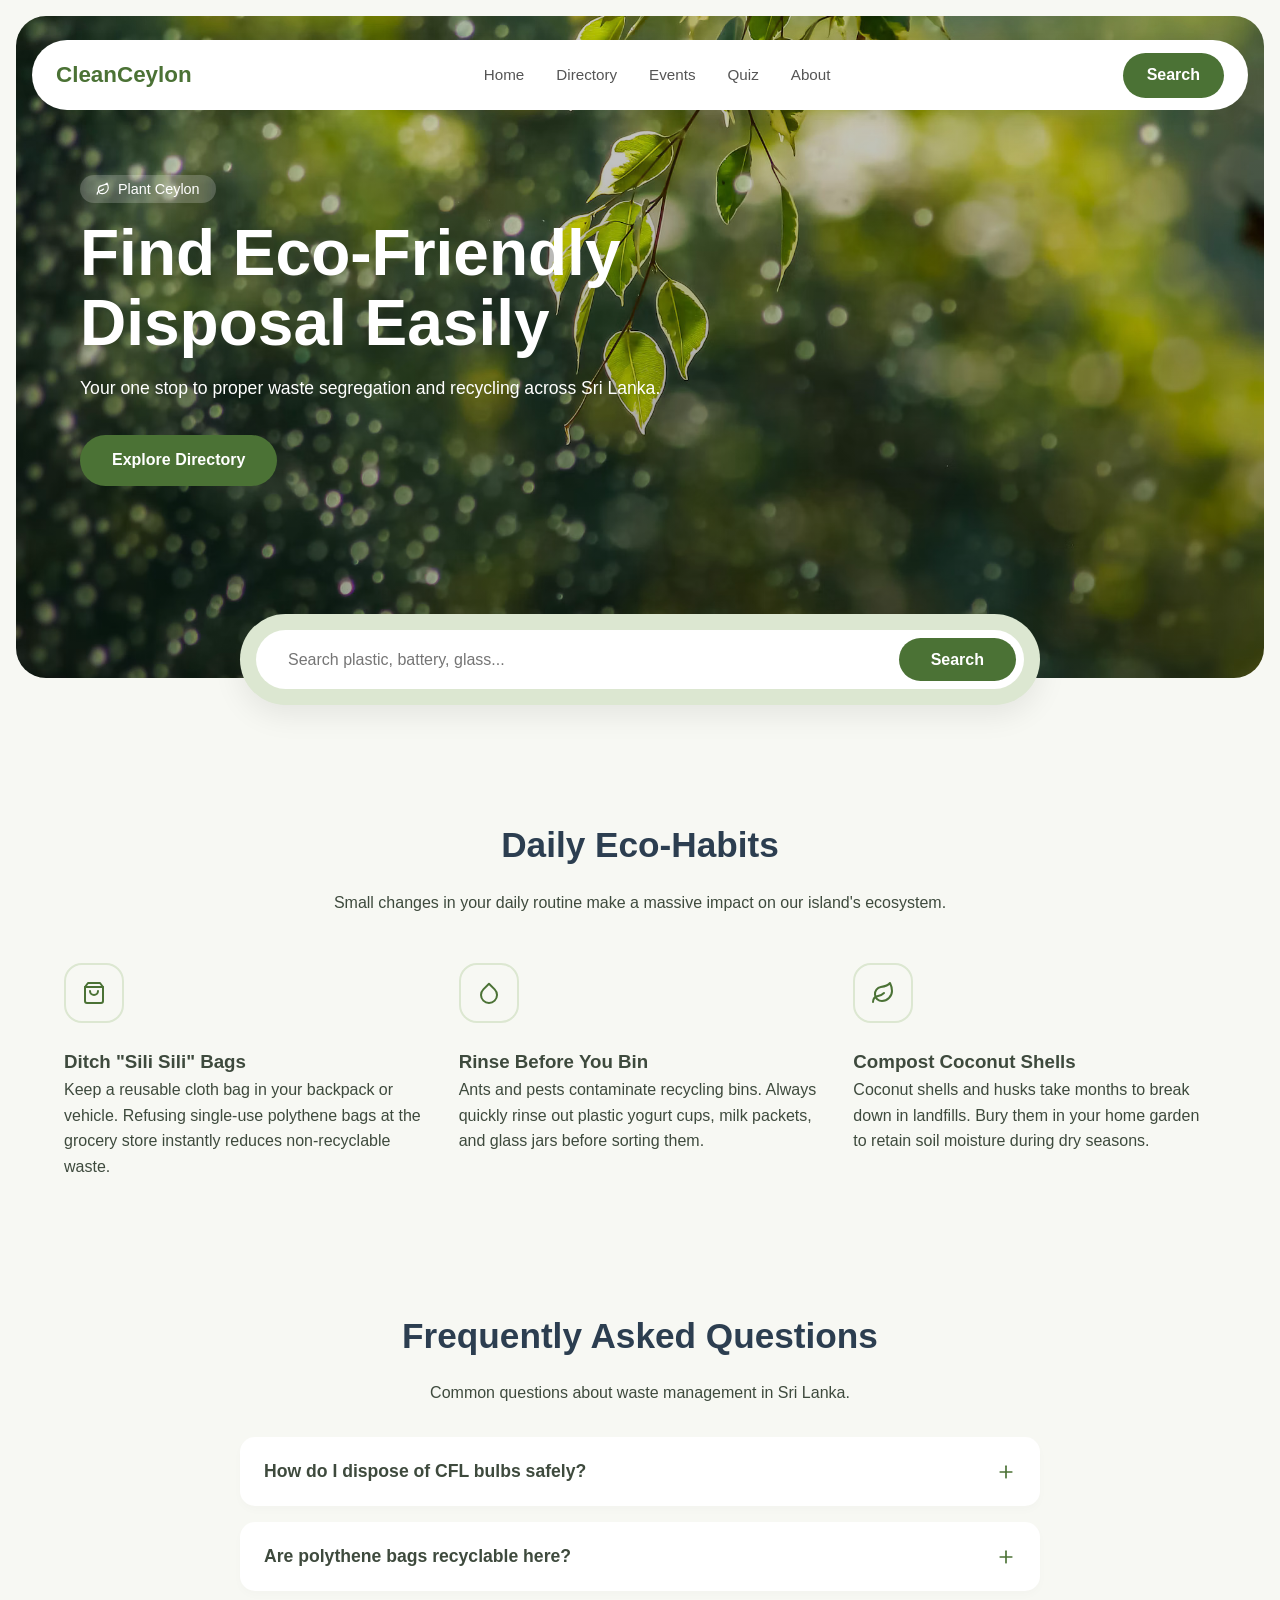
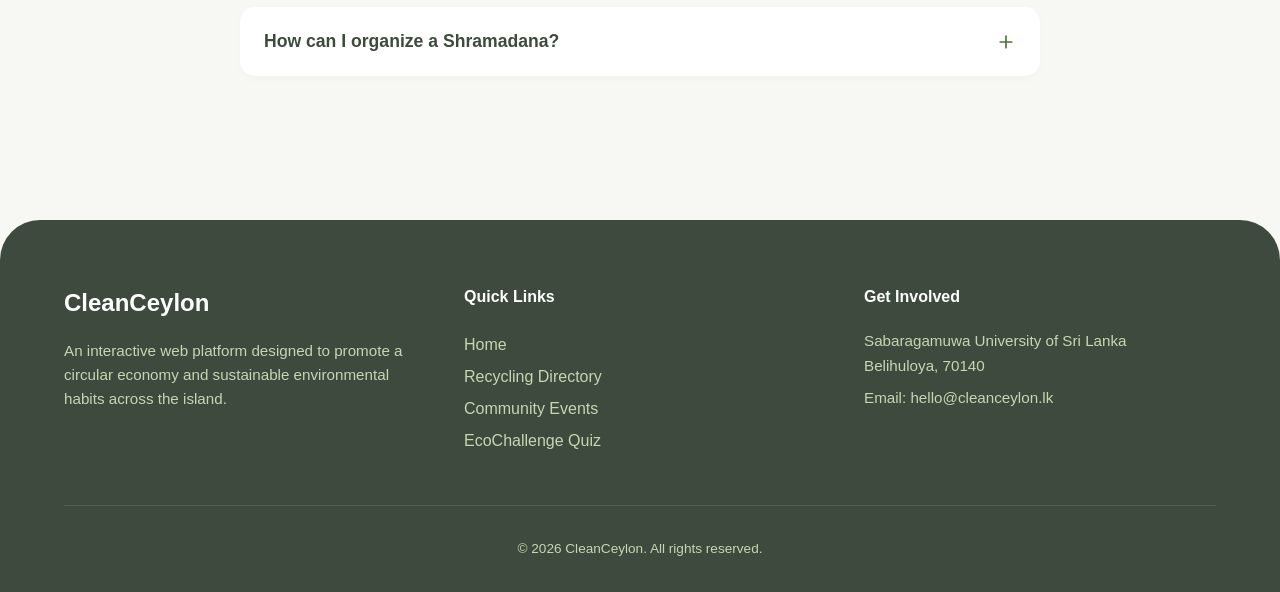
<file: index.html>
<!DOCTYPE html>
<html lang="en">

<head>
    <meta charset="UTF-8">
    <meta name="viewport" content="width=device-width, initial-scale=1.0">
    <title>CleanCeylon | Eco-Friendly Waste Guide</title>
    <link rel="stylesheet" href="css/style.css">
</head>

<body>
    <!-- Global Header -->
    <header class="header-container">
        <nav class="navbar">
            <div class="logo">CleanCeylon</div>
            <ul class="nav-links">
                <li><a href="index.html">Home</a></li>
                <li><a href="directory.html">Directory</a></li>
                <li><a href="events.html">Events</a></li>
                <li><a href="quiz.html">Quiz</a></li>
                <li><a href="about.html">About</a></li>
            </ul>
            <a href="index.html#ecofinder" class="btn nav-btn">Search</a>
        </nav>
    </header>

    <main>
        <!-- Hero Section -->
        <section id="home" class="hero">
            <div class="hero-content">
                <span class="badge">
                    <svg width="14" height="14" viewBox="0 0 24 24" fill="none" stroke="currentColor" stroke-width="2"
                        stroke-linecap="round" stroke-linejoin="round"
                        style="vertical-align: middle; margin-right: 4px; margin-top: -2px;">
                        <path d="M11 20A7 7 0 0 1 9.8 6.1C15.5 5 17 4.48 19 2c1 2 2 4.18 2 8 0 5.5-4.78 10-10 10Z">
                        </path>
                        <path d="M2 21c0-3 1.85-5.36 5.08-6C9.5 14.52 12 13 13 12"></path>
                    </svg> Plant Ceylon
                </span>
                <h1>Find Eco-Friendly<br>Disposal Easily</h1>
                <p>Your one stop to proper waste segregation and recycling across Sri Lanka.</p>
                <a href="directory.html" class="btn outline-btn">Explore Directory</a>
            </div>
        </section>

        <!-- Floating Search Bar (EcoFinder) -->
        <div id="ecofinder" class="floating-search">
            <div class="search-container">
                <input type="text" id="searchInput" placeholder="Search plastic, battery, glass...">
                <button class="btn search-btn" id="searchBtn">Search</button>
            </div>
            <div id="resultsArea" class="results-grid"></div>
        </div>
        <!-- Quick Eco-Tips Section -->
        <section id="tips" class="feature-section">
            <h2>Daily Eco-Habits</h2>
            <p>Small changes in your daily routine make a massive impact on our island's ecosystem.</p>

            <div class="tips-grid">
                <!-- Tip 1: Reusable Bag Icon -->
                <div class="tip-card">
                    <div class="tip-icon">
                        <svg width="24" height="24" viewBox="0 0 24 24" fill="none" stroke="#4b7235" stroke-width="2" stroke-linecap="round" stroke-linejoin="round"><path d="M6 2L3 6v14a2 2 0 0 0 2 2h14a2 2 0 0 0 2-2V6l-3-4z"></path><line x1="3" y1="6" x2="21" y2="6"></line><path d="M16 10a4 4 0 0 1-8 0"></path></svg>
                    </div>
                    <h3>Ditch "Sili Sili" Bags</h3>
                    <p>Keep a reusable cloth bag in your backpack or vehicle. Refusing single-use polythene bags at the grocery store instantly reduces non-recyclable waste.</p>
                </div>
                
                <!-- Tip 2: Water Droplet Icon -->
                <div class="tip-card">
                    <div class="tip-icon">
                        <svg width="24" height="24" viewBox="0 0 24 24" fill="none" stroke="#4b7235" stroke-width="2" stroke-linecap="round" stroke-linejoin="round"><path d="M12 2.69l5.66 5.66a8 8 0 1 1-11.31 0z"></path></svg>
                    </div>
                    <h3>Rinse Before You Bin</h3>
                    <p>Ants and pests contaminate recycling bins. Always quickly rinse out plastic yogurt cups, milk packets, and glass jars before sorting them.</p>
                </div>

                <!-- Tip 3: Leaf/Compost Icon -->
                <div class="tip-card">
                    <div class="tip-icon">
                        <svg width="24" height="24" viewBox="0 0 24 24" fill="none" stroke="#4b7235" stroke-width="2" stroke-linecap="round" stroke-linejoin="round"><path d="M11 20A7 7 0 0 1 9.8 6.1C15.5 5 17 4.48 19 2c1 2 2 4.18 2 8 0 5.5-4.78 10-10 10Z"></path><path d="M2 21c0-3 1.85-5.36 5.08-6C9.5 14.52 12 13 13 12"></path></svg>
                    </div>
                    <h3>Compost Coconut Shells</h3>
                    <p>Coconut shells and husks take months to break down in landfills. Bury them in your home garden to retain soil moisture during dry seasons.</p>
                </div>
            </div>
        </section>
        <!-- FAQ Accordion Section -->
        <section id="faq" class="feature-section">
            <h2>Frequently Asked Questions</h2>
            <p>Common questions about waste management in Sri Lanka.</p>

            <div class="faq-container">
                <div class="faq-item">
                    <button class="faq-question">
                        How do I dispose of CFL bulbs safely?
                        <svg class="faq-icon" width="20" height="20" viewBox="0 0 24 24" fill="none"
                            stroke="currentColor" stroke-width="2" stroke-linecap="round" stroke-linejoin="round">
                            <line x1="12" y1="5" x2="12" y2="19"></line>
                            <line x1="5" y1="12" x2="19" y2="12"></line>
                        </svg>
                    </button>
                    <div class="faq-answer">
                        <p>CFL bulbs contain toxic mercury. Never throw them in general waste. Wrap them carefully in
                            newspaper to prevent breakage and hand them over to a certified e-waste collection center
                            like Cleantech.</p>
                    </div>
                </div>
                <div class="faq-item">
                    <button class="faq-question">
                        Are polythene bags recyclable here?
                        <svg class="faq-icon" width="20" height="20" viewBox="0 0 24 24" fill="none"
                            stroke="currentColor" stroke-width="2" stroke-linecap="round" stroke-linejoin="round">
                            <line x1="12" y1="5" x2="12" y2="19"></line>
                            <line x1="5" y1="12" x2="19" y2="12"></line>
                        </svg>
                    </button>
                    <div class="faq-answer">
                        <p>Most local recycling centers in Sri Lanka do not accept standard polythene bags. It is best
                            to use reusable cloth bags. If you must dispose of polythene, it goes into the
                            non-recyclable general waste.</p>
                    </div>
                </div>
                <div class="faq-item">
                    <button class="faq-question">
                        How can I organize a Shramadana?
                        <svg class="faq-icon" width="20" height="20" viewBox="0 0 24 24" fill="none"
                            stroke="currentColor" stroke-width="2" stroke-linecap="round" stroke-linejoin="round">
                            <line x1="12" y1="5" x2="12" y2="19"></line>
                            <line x1="5" y1="12" x2="19" y2="12"></line>
                        </svg>
                    </button>
                    <div class="faq-answer">
                        <p>Gather local volunteers, coordinate with your Municipal Council or Pradeshiya Sabha for waste
                            collection trucks, and list your event on our Community Cleanups board for visibility.</p>
                    </div>
                </div>
            </div>
        </section>

    </main>

    <!-- Global Footer -->
    <footer class="footer-container">
        <div class="footer-grid">
            <div class="footer-brand">
                <h3>CleanCeylon</h3>
                <p>An interactive web platform designed to promote a circular economy and sustainable environmental habits across the island.</p>
            </div>

            <div class="footer-links">
                <h4>Quick Links</h4>
                <ul>
                    <li><a href="index.html">Home</a></li>
                    <li><a href="directory.html">Recycling Directory</a></li>
                    <li><a href="events.html">Community Events</a></li>
                    <li><a href="quiz.html">EcoChallenge Quiz</a></li>
                </ul>
            </div>

            <div class="footer-contact">
                <h4>Get Involved</h4>
                <p>Sabaragamuwa University of Sri Lanka<br>Belihuloya, 70140</p>
                <p>Email: hello@cleanceylon.lk</p>
            </div>
        </div>

        <div class="footer-bottom">
            <p>&copy; 2026 CleanCeylon. All rights reserved.</p>
        </div>
    </footer>

    <script src="js/main.js"></script>
</body>

</html>
</file>
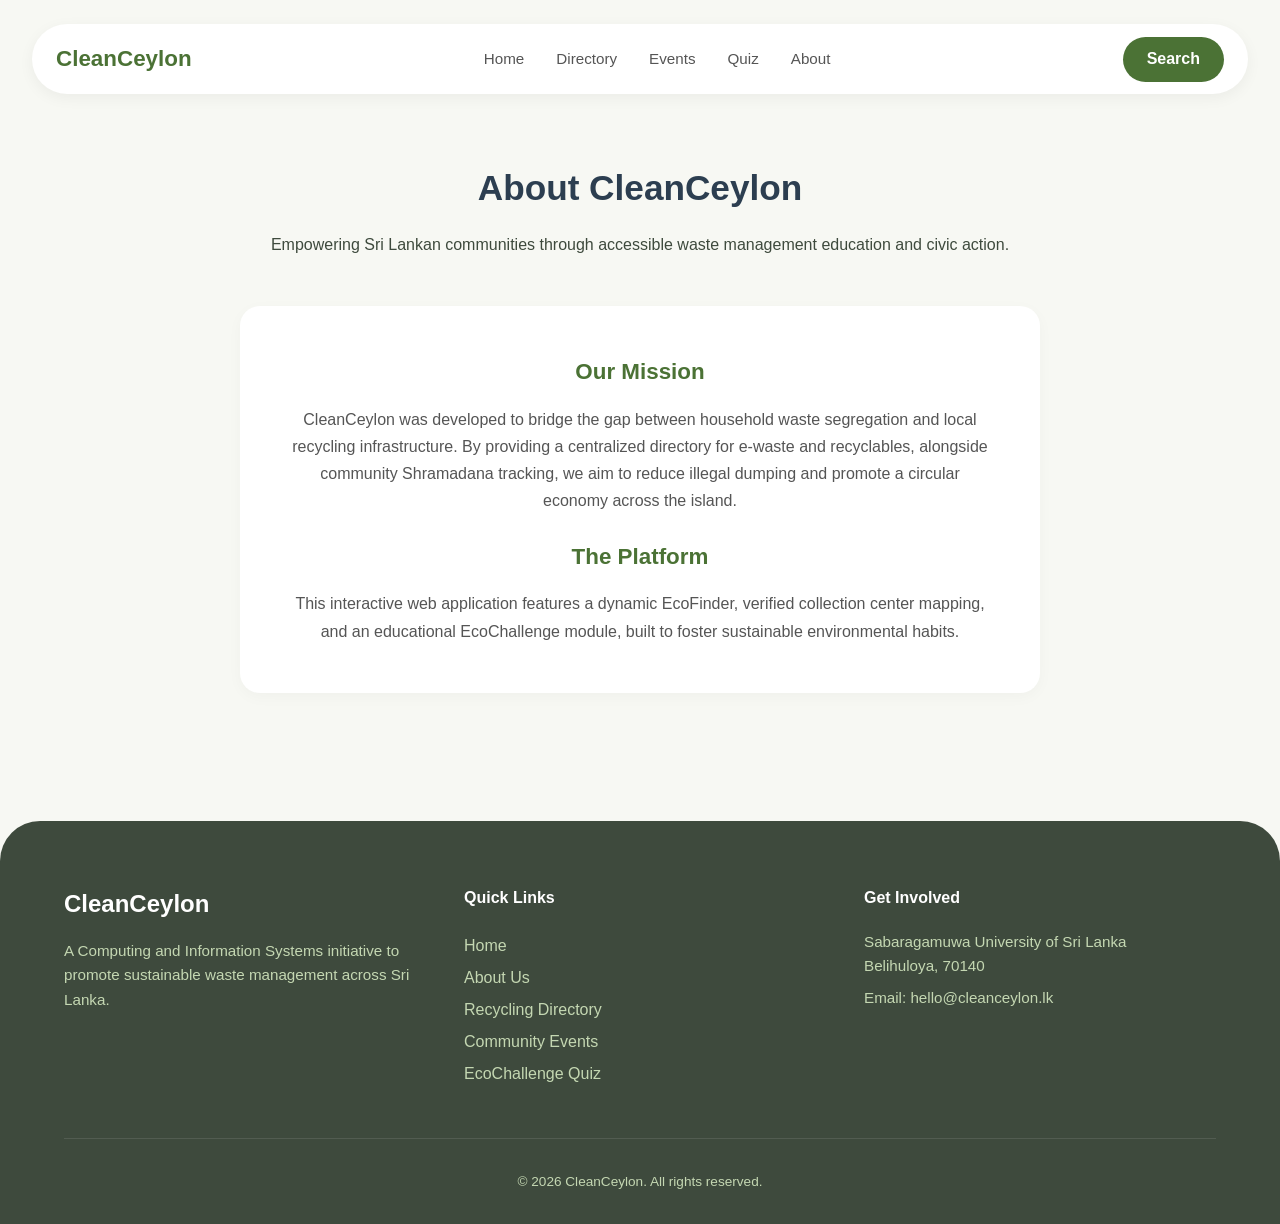
<file: about.html>
<!DOCTYPE html>
<html lang="en">

<head>
    <meta charset="UTF-8">
    <meta name="viewport" content="width=device-width, initial-scale=1.0">
    <title>About Us | CleanCeylon</title>
    <link rel="stylesheet" href="css/style.css">
</head>

<body>
    <!-- Global Header -->
    <header class="header-container">
        <nav class="navbar">
            <div class="logo">CleanCeylon</div>
            <ul class="nav-links">
                <li><a href="index.html">Home</a></li>
                <li><a href="directory.html">Directory</a></li>
                <li><a href="events.html">Events</a></li>
                <li><a href="quiz.html">Quiz</a></li>
                <li><a href="about.html">About</a></li>
            </ul>
            <a href="index.html#ecofinder" class="btn nav-btn">Search</a>
        </nav>
    </header>

    <main>
        <section class="feature-section" style="padding-top: 10rem;">
            <h2>About CleanCeylon</h2>
            <p>Empowering Sri Lankan communities through accessible waste management education and civic action.</p>

            <!-- Developer / Academic Background -->
            <div class="about-grid">
                <!-- Project Mission -->
                <div class="about-card text-card">
                    <h3>Our Mission</h3>
                    <p>CleanCeylon was developed to bridge the gap between household waste segregation and local
                        recycling infrastructure. By providing a centralized directory for e-waste and recyclables,
                        alongside community Shramadana tracking, we aim to reduce illegal dumping and promote a
                        circular economy across the island.</p>
                    <h3 style="margin-top: 1.5rem;">The Platform</h3>
                    <p>This interactive web application features a dynamic EcoFinder, verified collection center
                        mapping, and an educational EcoChallenge module, built to foster sustainable environmental
                        habits.</p>
                </div>
            </div>
            </div>
        </section>
    </main>

    <!-- Global Footer -->
    <footer class="footer-container">
        <div class="footer-grid">
            <div class="footer-brand">
                <h3>CleanCeylon</h3>
                <p>A Computing and Information Systems initiative to promote sustainable waste management across Sri
                    Lanka.</p>
            </div>

            <div class="footer-links">
                <h4>Quick Links</h4>
                <ul>
                    <li><a href="index.html">Home</a></li>
                    <li><a href="about.html">About Us</a></li>
                    <li><a href="directory.html">Recycling Directory</a></li>
                    <li><a href="events.html">Community Events</a></li>
                    <li><a href="quiz.html">EcoChallenge Quiz</a></li>
                </ul>
            </div>

            <div class="footer-contact">
                <h4>Get Involved</h4>
                <p>Sabaragamuwa University of Sri Lanka<br>Belihuloya, 70140</p>
                <p>Email: hello@cleanceylon.lk</p>
            </div>
        </div>

        <div class="footer-bottom">
            <p>&copy; 2026 CleanCeylon. All rights reserved.</p>
        </div>
    </footer>

    <script src="main.js"></script>
</body>

</html>
</file>
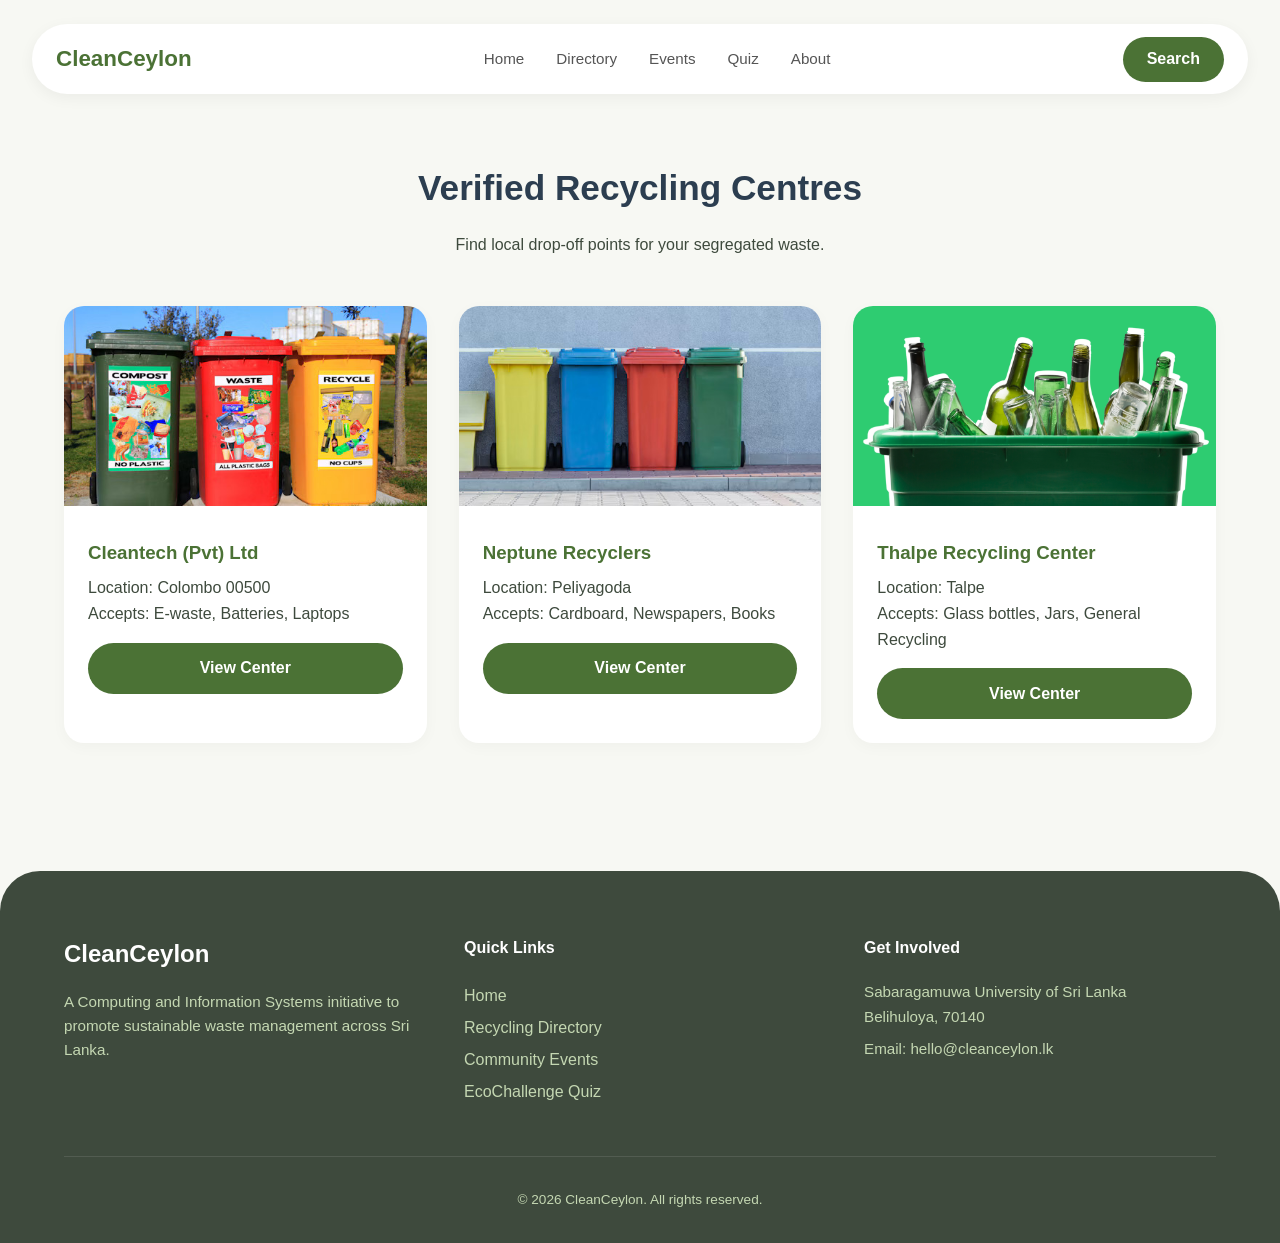
<file: directory.html>
<!DOCTYPE html>
<html lang="en">
<head>
    <meta charset="UTF-8">
    <meta name="viewport" content="width=device-width, initial-scale=1.0">
    <title>Recycling Directory | CleanCeylon</title>
    <link rel="stylesheet" href="css/style.css">
</head>
<body>
    <!-- Global Header -->
    <header class="header-container">
        <nav class="navbar">
            <div class="logo">CleanCeylon</div>
            <ul class="nav-links">
                <li><a href="index.html">Home</a></li>
                <li><a href="directory.html">Directory</a></li>
                <li><a href="events.html">Events</a></li>
                <li><a href="quiz.html">Quiz</a></li>
                <li><a href="about.html">About</a></li>
            </ul>
            <a href="index.html#ecofinder" class="btn nav-btn">Search</a>
        </nav>
    </header>
    
    <main>
        <section class="feature-section" style="padding-top: 10rem;">
            <h2>Verified Recycling Centres</h2>
            <p>Find local drop-off points for your segregated waste.</p>
            
            <div class="directory-grid">
                <div class="directory-card">
                    <img src="/Images/e-waste.jpg" alt="E-waste">
                    <div class="card-content">
                        <h3>Cleantech (Pvt) Ltd</h3>
                        <p>Location: Colombo 00500<br>Accepts: E-waste, Batteries, Laptops</p>
                        <a href="https://www.google.com/maps/place//data=!4m2!3m1!19sChIJq6r6XtNb4joRx-TPuJolGUQ" target="_blank" class="btn card-btn">View Center</a>
                    </div>
                </div>
                <div class="directory-card">
                    <img src="/Images/paper-waste.jpg" alt="Paper recycling">
                    <div class="card-content">
                        <h3>Neptune Recyclers</h3>
                        <p>Location: Peliyagoda<br>Accepts: Cardboard, Newspapers, Books</p>
                        <a href="https://www.google.com/maps/place//data=!4m2!3m1!19sChIJ6a6BZkVY4joRBoxBCE_D9Zw" target="_blank" class="btn card-btn">View Center</a>
                    </div>
                </div>
                <div class="directory-card">
                    <img src="/Images/glass-waste.png" alt="Glass recycling">
                    <div class="card-content">
                        <h3>Thalpe Recycling Center</h3>
                        <p>Location: Talpe<br>Accepts: Glass bottles, Jars, General Recycling</p>
                        <a href="https://www.google.com/maps/place//data=!4m2!3m1!19sChIJDRTqzV5t4ToRuryOkFvNH4A" target="_blank" class="btn card-btn">View Center</a>
                    </div>
                </div>
            </div>
        </section>
    </main>

    <!-- Global Footer -->
    <footer class="footer-container">
        <div class="footer-grid">
            <div class="footer-brand">
                <h3>CleanCeylon</h3>
                <p>A Computing and Information Systems initiative to promote sustainable waste management across Sri Lanka.</p>
            </div>
            <div class="footer-links">
                <h4>Quick Links</h4>
                <ul>
                    <li><a href="index.html">Home</a></li>
                    <li><a href="directory.html">Recycling Directory</a></li>
                    <li><a href="events.html">Community Events</a></li>
                    <li><a href="quiz.html">EcoChallenge Quiz</a></li>
                </ul>
            </div>
            <div class="footer-contact">
                <h4>Get Involved</h4>
                <p>Sabaragamuwa University of Sri Lanka<br>Belihuloya, 70140</p>
                <p>Email: hello@cleanceylon.lk</p>
            </div>
        </div>
        <div class="footer-bottom">
            <p>&copy; 2026 CleanCeylon. All rights reserved.</p>
        </div>
    </footer>

    <script src="js/main.js"></script>
</body>
</html>
</file>
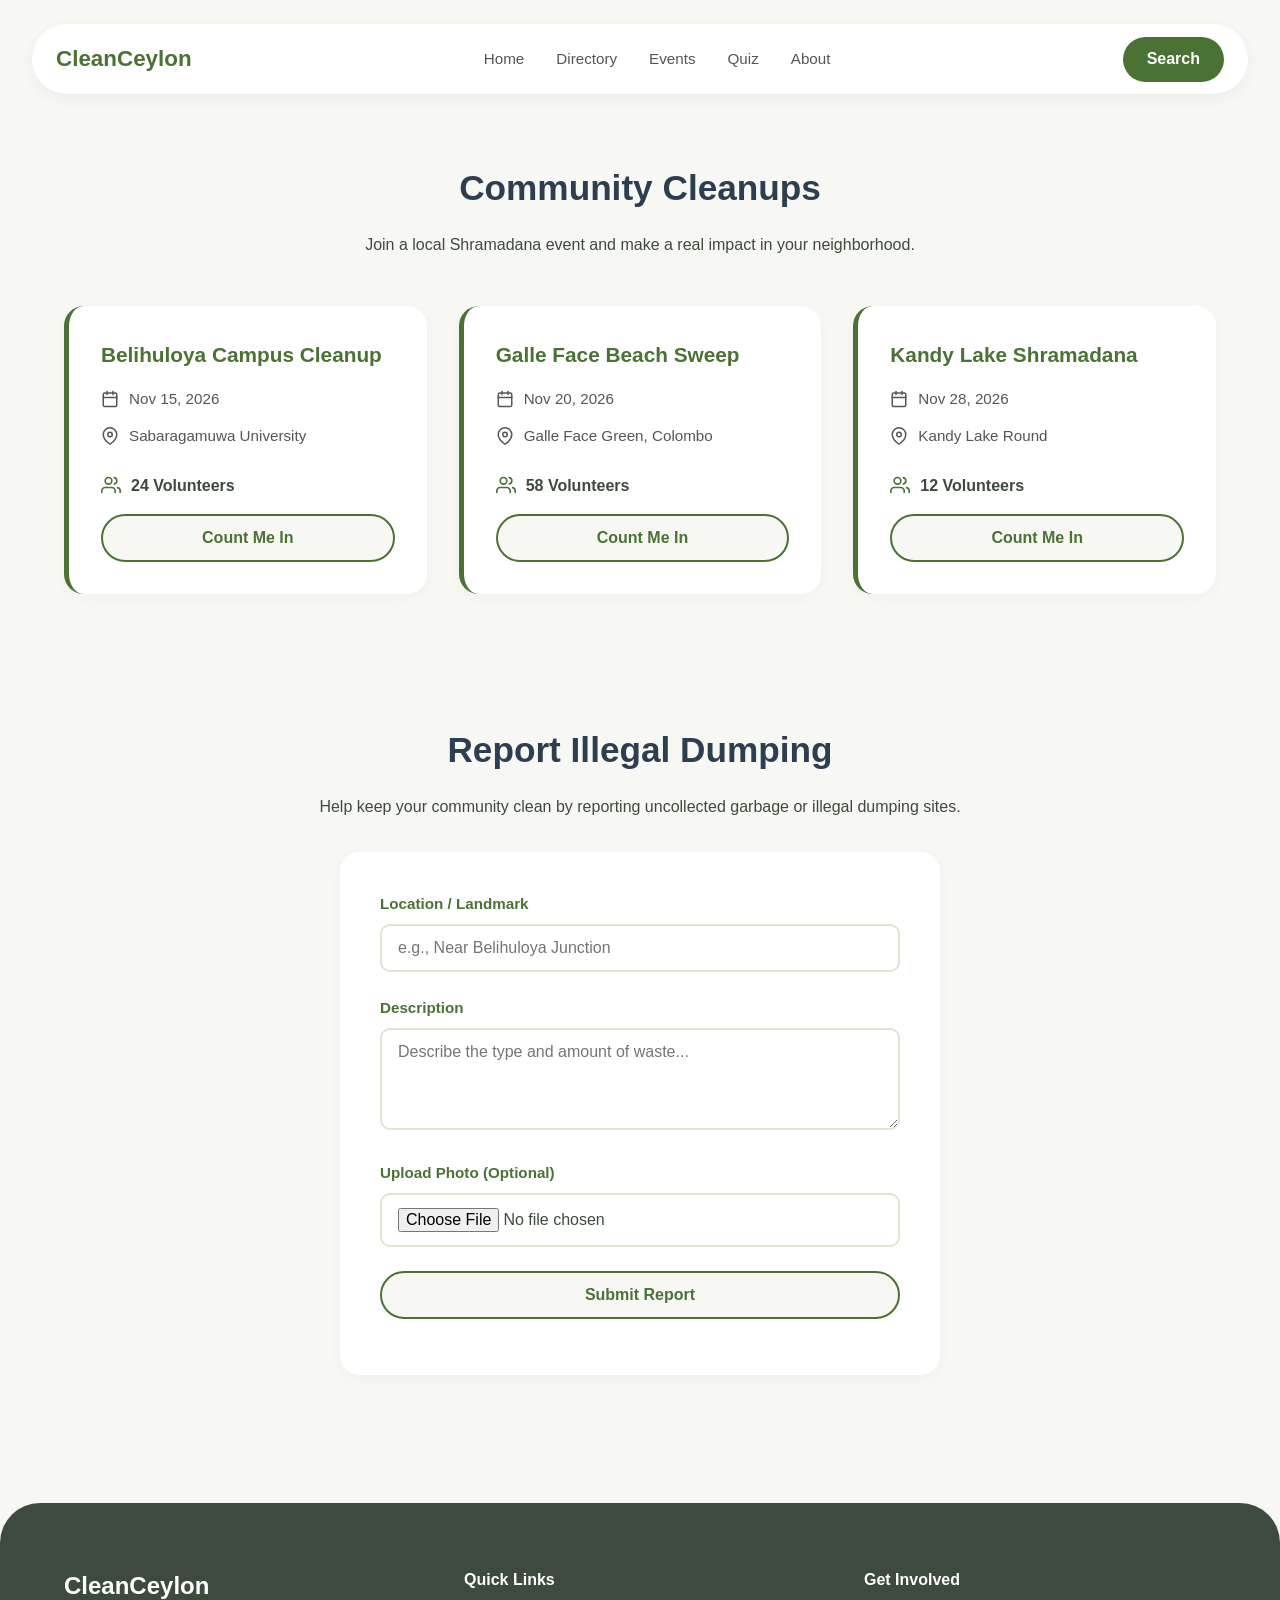
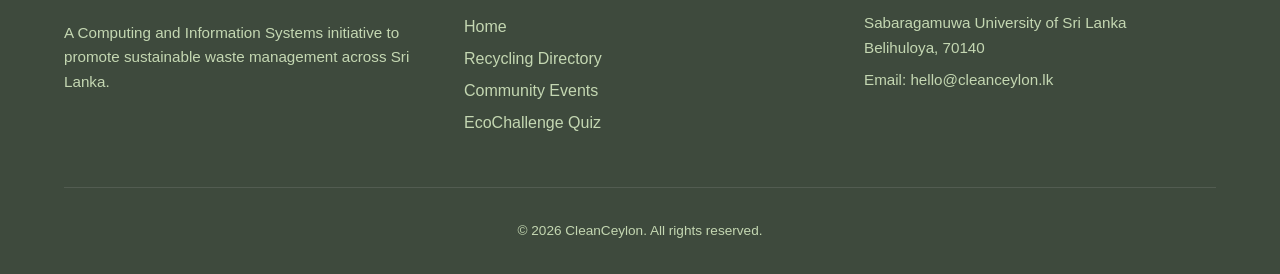
<file: events.html>
<!DOCTYPE html>
<html lang="en">
<head>
    <meta charset="UTF-8">
    <meta name="viewport" content="width=device-width, initial-scale=1.0">
    <title>Community Events | CleanCeylon</title>
    <link rel="stylesheet" href="css/style.css">
</head>
<body>
    <header class="header-container">
        <nav class="navbar">
            <div class="logo">CleanCeylon</div>
            <ul class="nav-links">
                <li><a href="index.html">Home</a></li>
                <li><a href="directory.html">Directory</a></li>
                <li><a href="events.html">Events</a></li>
                <li><a href="quiz.html">Quiz</a></li>
                <li><a href="about.html">About</a></li>
            </ul>
            <a href="index.html#ecofinder" class="btn nav-btn">Search</a>
        </nav>
    </header>
    
    <main>
        <section id="events" class="feature-section" style="padding-top: 10rem;">
            <h2>Community Cleanups</h2>
            <p>Join a local Shramadana event and make a real impact in your neighborhood.</p>
            
            <div id="eventGrid" class="event-grid">
                <!-- Event cards will be injected here by JavaScript -->
            </div>
        </section>

        <section id="report" class="feature-section alt-bg">
            <h2>Report Illegal Dumping</h2>
            <p>Help keep your community clean by reporting uncollected garbage or illegal dumping sites.</p>
            
            <form id="reportForm" class="report-form">
                <div class="form-group">
                    <label for="reportLocation">Location / Landmark</label>
                    <input type="text" id="reportLocation" placeholder="e.g., Near Belihuloya Junction" required>
                </div>
                <div class="form-group">
                    <label for="reportDesc">Description</label>
                    <textarea id="reportDesc" rows="4" placeholder="Describe the type and amount of waste..." required></textarea>
                </div>
                <div class="form-group">
                    <label for="reportPhoto">Upload Photo (Optional)</label>
                    <input type="file" id="reportPhoto" accept="image/*">
                </div>
                <button type="submit" class="btn rsvp-btn">Submit Report</button>
                <div id="formFeedback" class="form-feedback"></div>
            </form>
        </section>
    </main>

    <footer class="footer-container">
        <div class="footer-grid">
            <div class="footer-brand">
                <h3>CleanCeylon</h3>
                <p>A Computing and Information Systems initiative to promote sustainable waste management across Sri Lanka.</p>
            </div>
            <div class="footer-links">
                <h4>Quick Links</h4>
                <ul>
                    <li><a href="index.html">Home</a></li>
                    <li><a href="directory.html">Recycling Directory</a></li>
                    <li><a href="events.html">Community Events</a></li>
                    <li><a href="quiz.html">EcoChallenge Quiz</a></li>
                </ul>
            </div>
            <div class="footer-contact">
                <h4>Get Involved</h4>
                <p>Sabaragamuwa University of Sri Lanka<br>Belihuloya, 70140</p>
                <p>Email: hello@cleanceylon.lk</p>
            </div>
        </div>
        <div class="footer-bottom">
            <p>&copy; 2026 CleanCeylon. All rights reserved.</p>
        </div>
    </footer>

    <script src="js/main.js"></script>
</body>
</html>
</file>
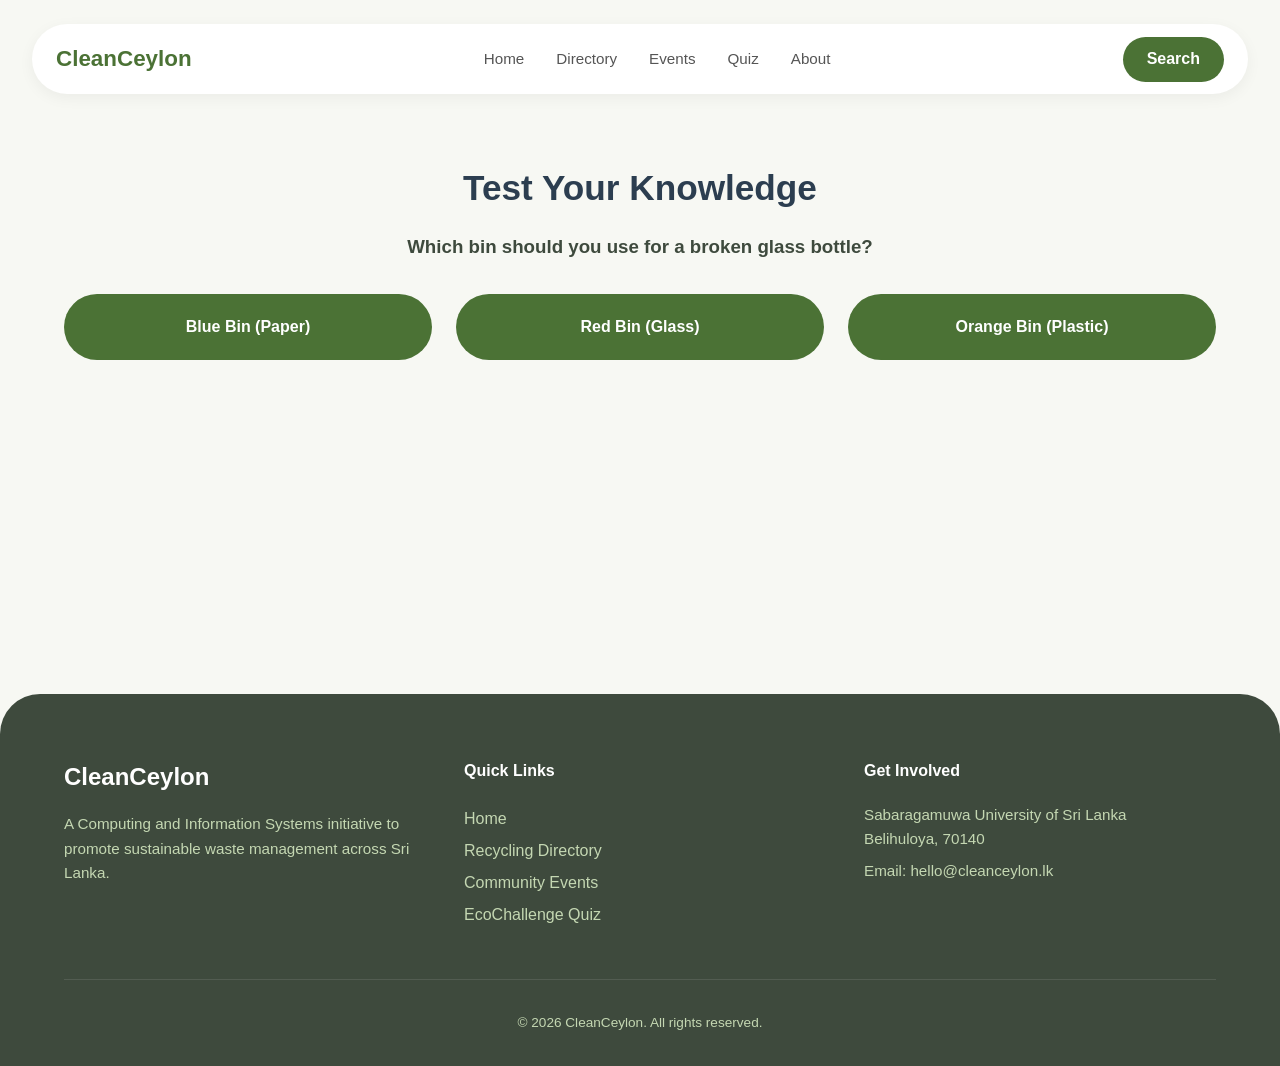
<file: quiz.html>
<!DOCTYPE html>
<html lang="en">
<head>
    <meta charset="UTF-8">
    <meta name="viewport" content="width=device-width, initial-scale=1.0">
    <title>EcoChallenge | CleanCeylon</title>
    <link rel="stylesheet" href="css/style.css">
</head>
<body>
    <header class="header-container">
        <nav class="navbar">
            <div class="logo">CleanCeylon</div>
            <ul class="nav-links">
                <li><a href="index.html">Home</a></li>
                <li><a href="directory.html">Directory</a></li>
                <li><a href="events.html">Events</a></li>
                <li><a href="quiz.html">Quiz</a></li>
                <li><a href="about.html">About</a></li>
            </ul>
            <a href="index.html#ecofinder" class="btn nav-btn">Search</a>
        </nav>
    </header>
    
    <main>
        <section id="challenge" class="feature-section alt-bg" style="padding-top: 10rem; min-height: 70vh;">
            <h2>Test Your Knowledge</h2>
            <div class="quiz-container">
                <h3 id="questionText">Loading quiz...</h3>
                <div class="options" id="quizOptions"></div>
                <p id="quizFeedback"></p>
                <button id="nextBtn" class="btn rsvp-btn" style="display: none; margin-top: 15px;" onclick="nextQuestion()">Next Question</button>
            </div>
        </section>
    </main>

    <footer class="footer-container">
        <div class="footer-grid">
            <div class="footer-brand">
                <h3>CleanCeylon</h3>
                <p>A Computing and Information Systems initiative to promote sustainable waste management across Sri Lanka.</p>
            </div>
            <div class="footer-links">
                <h4>Quick Links</h4>
                <ul>
                    <li><a href="index.html">Home</a></li>
                    <li><a href="directory.html">Recycling Directory</a></li>
                    <li><a href="events.html">Community Events</a></li>
                    <li><a href="quiz.html">EcoChallenge Quiz</a></li>
                </ul>
            </div>
            <div class="footer-contact">
                <h4>Get Involved</h4>
                <p>Sabaragamuwa University of Sri Lanka<br>Belihuloya, 70140</p>
                <p>Email: hello@cleanceylon.lk</p>
            </div>
        </div>
        <div class="footer-bottom">
            <p>&copy; 2026 CleanCeylon. All rights reserved.</p>
        </div>
    </footer>

    <script src="js/main.js"></script>
</body>
</html>
</file>
<file: css/style.css>
/* =========================================
   Global Reset & Cream Theme (System Fonts)
   ========================================= */
* {
    margin: 0;
    padding: 0;
    box-sizing: border-box;
    font-family: -apple-system, BlinkMacSystemFont, "Segoe UI", Roboto, Helvetica, Arial, sans-serif;
}

body {
    background-color: #f7f8f3; 
    color: #3e4a3d;
    line-height: 1.6;
}

/* =========================================
   Pill-Shaped Navbar
   ========================================= */
.header-container {
    padding: 1.5rem 2rem;
    position: absolute;
    width: 100%;
    z-index: 100;
}

.navbar {
    display: flex;
    justify-content: space-between;
    align-items: center;
    background-color: #ffffff;
    padding: 0.8rem 1.5rem;
    border-radius: 50px;
    box-shadow: 0 4px 15px rgba(0,0,0,0.05);
}

.logo {
    font-size: 1.4rem;
    font-weight: bold;
    color: #4b7235;
}

.nav-links {
    list-style: none;
    display: flex;
    gap: 2rem;
}

.nav-links a {
    color: #555;
    text-decoration: none;
    font-weight: 500;
    font-size: 0.95rem;
}

.nav-btn {
    padding: 0.6rem 1.5rem !important;
}

/* =========================================
   Hero Section 
   ========================================= */
.hero {
    background: linear-gradient(rgba(0,0,0,0.2), rgba(0,0,0,0.4)), url('/Images/hero.jpg') center/cover;
    margin: 1rem;
    border-radius: 30px;
    padding: 10rem 2rem 12rem 2rem;
    color: white;
    text-align: left;
}

.hero-content {
    max-width: 800px;
    margin-left: 2rem;
}

.badge {
    background: rgba(255,255,255,0.2);
    padding: 0.4rem 1rem;
    border-radius: 20px;
    font-size: 0.9rem;
    backdrop-filter: blur(5px);
}

.hero h1 {
    font-size: 4rem;
    margin: 1rem 0;
    line-height: 1.1;
}

.hero p {
    font-size: 1.1rem;
    margin-bottom: 2rem;
}

.outline-btn {
    background-color: transparent;
    border: 2px solid white;
}

.outline-btn:hover {
    background-color: white;
    color: #4b7235;
}

/* =========================================
   Floating Search Bar (EcoFinder)
   ========================================= */
.floating-search {
    margin: -5rem auto 3rem auto;
    background: #dce7d1;
    max-width: 800px;
    padding: 1rem;
    border-radius: 50px;
    position: relative;
    z-index: 10;
    box-shadow: 0 10px 30px rgba(0,0,0,0.08);
}

.search-container {
    display: flex;
    background: white;
    border-radius: 50px;
    padding: 0.5rem;
}

#searchInput {
    flex: 1;
    border: none;
    padding: 0 1.5rem;
    font-size: 1rem;
    border-radius: 50px;
    outline: none;
    background: transparent;
}

.search-btn {
    background-color: #4b7235;
    padding: 0.8rem 2rem;
}

/* =========================================
   Buttons & Typography
   ========================================= */
.btn {
    background-color: #4b7235;
    color: white;
    padding: 0.8rem 2rem;
    border: none;
    border-radius: 50px;
    font-size: 1rem;
    font-weight: 600;
    cursor: pointer;
    transition: all 0.3s ease;
    text-decoration: none;
    display: inline-block;
}

.btn:hover {
    background-color: #3b5a29;
    transform: translateY(-2px);
}

.feature-section {
    padding: 4rem 5%;
    text-align: center;
}

.feature-section h2 {
    color: #2c3e50;
    font-size: 2.2rem;
    margin-bottom: 1rem;
}

/* =========================================
   Cards Grid (Directory)
   ========================================= */
.directory-grid {
    display: grid;
    grid-template-columns: repeat(auto-fit, minmax(300px, 1fr));
    gap: 2rem;
    margin-top: 3rem;
    text-align: left;
}

.directory-card {
    background: white;
    border-radius: 20px;
    overflow: hidden;
    box-shadow: 0 4px 15px rgba(0,0,0,0.03);
    transition: transform 0.3s ease;
}

.directory-card:hover {
    transform: translateY(-5px);
}

.directory-card img {
    width: 100%;
    height: 200px;
    object-fit: cover;
}

.card-content {
    padding: 1.5rem;
}

.card-content h3 {
    color: #4b7235;
    margin-bottom: 0.5rem;
}

.card-btn {
    margin-top: 1rem;
    width: 100%;
    text-align: center;
}

/* =========================================
   Quiz Options - 3 Column Layout
   ========================================= */
.options {
    display: grid;
    grid-template-columns: repeat(3, 1fr); /* Forces 3 buttons in one row */
    gap: 1.5rem;
    margin: 2rem 0;
}

.quiz-btn {
    width: 100%;
    padding: 1.5rem 1rem;
    font-size: 1rem;
    white-space: normal; /* Allows text to wrap if it's long */
    display: flex;
    align-items: center;
    justify-content: center;
    text-align: center;
    height: 100%; /* Keeps all 3 buttons the exact same height */
}
/* =========================================
   Modern Footer
   ========================================= */
.footer-container {
    background-color: #3e4a3d; 
    color: #eaf1e1;
    padding: 4rem 5% 2rem 5%;
    margin-top: 4rem;
    border-top-left-radius: 40px;
    border-top-right-radius: 40px;
}

.footer-grid {
    display: grid;
    grid-template-columns: repeat(auto-fit, minmax(250px, 1fr));
    gap: 3rem;
    margin-bottom: 3rem;
}

.footer-brand h3 {
    color: #ffffff;
    font-size: 1.5rem;
    margin-bottom: 1rem;
}

.footer-brand p, .footer-contact p {
    color: #c4d7b2;
    font-size: 0.95rem;
    line-height: 1.6;
    margin-bottom: 0.5rem;
}

.footer-links h4, .footer-contact h4 {
    color: #ffffff;
    margin-bottom: 1.2rem;
    font-weight: 600;
}

.footer-links ul {
    list-style: none;
}

.footer-links a {
    color: #c4d7b2;
    text-decoration: none;
    line-height: 2;
    transition: color 0.3s ease;
}

.footer-links a:hover {
    color: #ffffff;
}

.footer-bottom {
    text-align: center;
    padding-top: 2rem;
    border-top: 1px solid rgba(255, 255, 255, 0.1);
    color: #c4d7b2;
    font-size: 0.85rem;
}
/* =========================================
   Community Cleanups (Events)
   ========================================= */
.event-grid {
    display: grid;
    grid-template-columns: repeat(auto-fit, minmax(300px, 1fr));
    gap: 2rem;
    margin-top: 3rem;
    text-align: left;
}

.event-card {
    background: white;
    border-radius: 20px;
    padding: 2rem;
    box-shadow: 0 4px 15px rgba(0,0,0,0.03);
    border-left: 5px solid #4b7235;
    transition: transform 0.3s ease;
}

.event-card:hover {
    transform: translateY(-5px);
}

.event-card h3 {
    color: #4b7235;
    margin-bottom: 1rem;
    font-size: 1.3rem;
}

.event-meta {
    display: flex;
    align-items: center;
    gap: 10px;
    color: #555;
    margin-bottom: 0.8rem;
    font-size: 0.95rem;
}

.volunteer-count {
    font-weight: 600;
    color: #3e4a3d;
    margin: 1.5rem 0 1rem 0;
    display: flex;
    align-items: center;
    gap: 10px;
}

.rsvp-btn {
    width: 100%;
    text-align: center;
    background-color: #f7f8f3;
    color: #4b7235;
    border: 2px solid #4b7235;
}

.rsvp-btn:hover {
    background-color: #4b7235;
    color: white;
}

/* State when user clicks to join */
.rsvp-btn.joined {
    background-color: #4b7235;
    color: white;
    cursor: default;
}
/* =========================================
   Mobile Responsiveness (Media Queries)
   ========================================= */
@media (max-width: 768px) {
    /* Stack Navbar */
    .header-container {
        padding: 1rem;
    }
    .navbar {
        flex-direction: column;
        gap: 1rem;
        padding: 1rem;
        border-radius: 25px;
    }
    .nav-links {
        flex-wrap: wrap;
        justify-content: center;
        gap: 1rem;
    }

    /* Adjust Hero Section & Typography */
    .hero {
        padding: 12rem 1rem 8rem 1rem;
        text-align: center;
    }
    .hero-content {
        margin-left: 0;
    }
    .hero h1 {
        font-size: 2.5rem; /* Smaller text for mobile */
    }

    /* Fix Floating Search Bar */
    .floating-search {
        margin: -3rem 1rem 2rem 1rem;
        border-radius: 25px;
    }
    .search-container {
        flex-direction: column;
        background: transparent;
        gap: 10px;
    }
    #searchInput {
        background: white;
        padding: 1rem;
        width: 100%;
    }
    .search-btn {
        width: 100%;
    }

    /* Container Padding */
    .feature-section, .quiz-container, .report-form {
        padding: 2rem 1.5rem;
        margin-left: 1rem;
        margin-right: 1rem;
    }

    /* Footer adjustments */
    .footer-container {
        padding: 3rem 1.5rem 1.5rem 1.5rem;
        border-top-left-radius: 25px;
        border-top-right-radius: 25px;
    }
}
/* =========================================
   Report Form
   ========================================= */
.report-form {
    background: white;
    max-width: 600px;
    margin: 2rem auto 0;
    padding: 2.5rem;
    border-radius: 20px;
    text-align: left;
    box-shadow: 0 4px 15px rgba(0,0,0,0.03);
}

.form-group {
    margin-bottom: 1.5rem;
}

.form-group label {
    display: block;
    margin-bottom: 0.5rem;
    color: #4b7235;
    font-weight: 600;
    font-size: 0.95rem;
}

.form-group input[type="text"],
.form-group textarea,
.form-group input[type="file"] {
    width: 100%;
    padding: 0.8rem 1rem;
    border: 2px solid #dce7d1;
    border-radius: 10px;
    font-size: 1rem;
    transition: border-color 0.3s;
    font-family: inherit;
}

.form-group input:focus,
.form-group textarea:focus {
    outline: none;
    border-color: #4b7235;
}

.form-feedback {
    margin-top: 1rem;
    font-weight: 600;
    text-align: center;
}
/* =========================================
   FAQ Accordion
   ========================================= */
.faq-container {
    max-width: 800px;
    margin: 2rem auto 0;
    text-align: left;
}

.faq-item {
    background: white;
    margin-bottom: 1rem;
    border-radius: 15px;
    box-shadow: 0 4px 10px rgba(0,0,0,0.02);
    overflow: hidden;
}

.faq-question {
    width: 100%;
    background: none;
    border: none;
    padding: 1.5rem;
    font-size: 1.1rem;
    font-weight: 600;
    color: #3e4a3d;
    text-align: left;
    display: flex;
    justify-content: space-between;
    align-items: center;
    cursor: pointer;
    transition: background-color 0.3s ease;
}

.faq-question:hover {
    background-color: #f7f8f3;
}

.faq-icon {
    transition: transform 0.3s ease;
    color: #4b7235;
}

.faq-question.active .faq-icon {
    transform: rotate(45deg); /* Rotates the + into an x */
}

.faq-answer {
    max-height: 0;
    overflow: hidden;
    transition: max-height 0.3s ease;
    background-color: white;
}

.faq-answer p {
    padding: 0 1.5rem 1.5rem 1.5rem;
    color: #555;
    margin: 0;
    font-size: 0.95rem;
}
/* =========================================
   About Us Page
   ========================================= */
.about-grid {
    display: grid;
    grid-template-columns: 1fr; 
    gap: 2rem;
    max-width: 800px; 
    margin: 3rem auto 0;
    text-align: center; /* Changed from left to center */
}

.about-card {
    background: white;
    border-radius: 20px;
    padding: 3rem;
    box-shadow: 0 4px 15px rgba(0,0,0,0.03);
}

.about-card h3 {
    color: #4b7235;
    margin-bottom: 1rem;
    font-size: 1.4rem;
}

.about-card p {
    color: #555;
    line-height: 1.7;
}

.profile-card {
    background-color: #f7f8f3;
    border: 2px solid #dce7d1;
    text-align: center;
}

.profile-icon {
    width: 80px;
    height: 80px;
    background-color: #4b7235;
    color: white;
    border-radius: 50%;
    display: flex;
    align-items: center;
    justify-content: center;
    margin: 0 auto 1.5rem auto;
}

.profile-title {
    font-weight: 600;
    color: #3e4a3d !important;
    margin-bottom: 1rem;
}

.tech-stack {
    display: flex;
    flex-wrap: wrap;
    gap: 10px;
    justify-content: center;
    margin-top: 1.5rem;
}

.tech-badge {
    background-color: #dce7d1;
    color: #3e4a3d;
    padding: 5px 12px;
    border-radius: 15px;
    font-size: 0.85rem;
    font-weight: 600;
}

/* Update Media Query for About Grid */
@media (max-width: 768px) {
    .about-grid {
        grid-template-columns: 1fr;
    }
}
/* =========================================
   Upgraded Eco-Tips Frame Theme
   ========================================= */
.tips-grid {
    display: grid;
    grid-template-columns: repeat(3, 1fr); /* This strictly forces 3 cards in one row */
    gap: 2rem;
    margin-top: 3rem;
    text-align: left;
}

.tip-card:hover {
    transform: translateY(-5px);
    border-color: #4b7235; /* Dark sage outline on hover */
    box-shadow: 0 11px 0 #4b7235; /* 3D pop effect */
}

.tip-icon {
    margin-bottom: 1.5rem;
    background: #f7f8f3;
    width: 60px;
    height: 60px;
    border-radius: 18px; /* Squircle frame for the icon */
    display: flex;
    align-items: center;
    justify-content: center;
    border: 2px solid #dce7d1;
    transition: all 0.3s ease;
}

.tip-card:hover .tip-icon {
    background: #4b7235;
    border-color: #4b7235;
    transform: scale(1.1) rotate(5deg);
}

/* Inverts the SVG icon to white when hovering over the card */
.tip-card:hover .tip-icon svg {
    stroke: #ffffff !important; 
    transition: stroke 0.3s ease;
}

@media (max-width: 768px) {
    /* Add this inside your existing mobile media query */
    .tips-grid {
        grid-template-columns: 1fr;
    }
}
</file>
